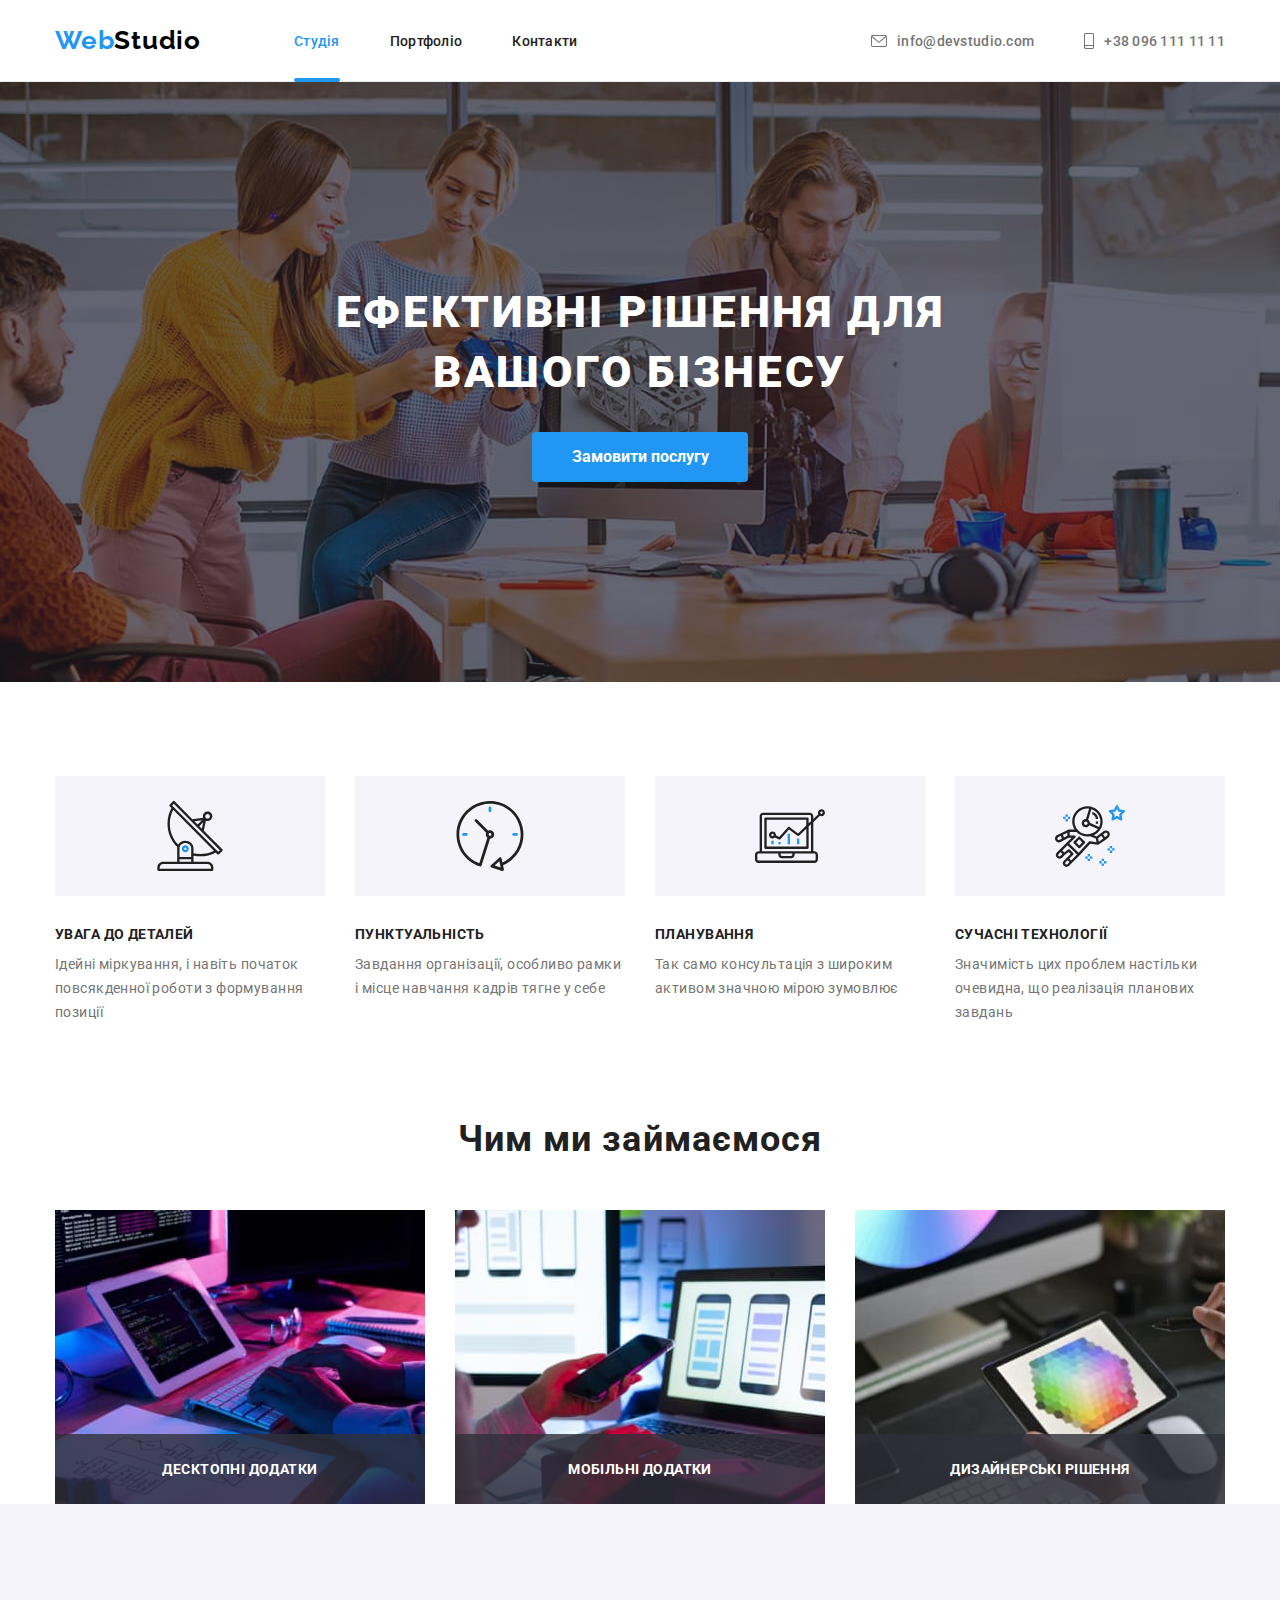
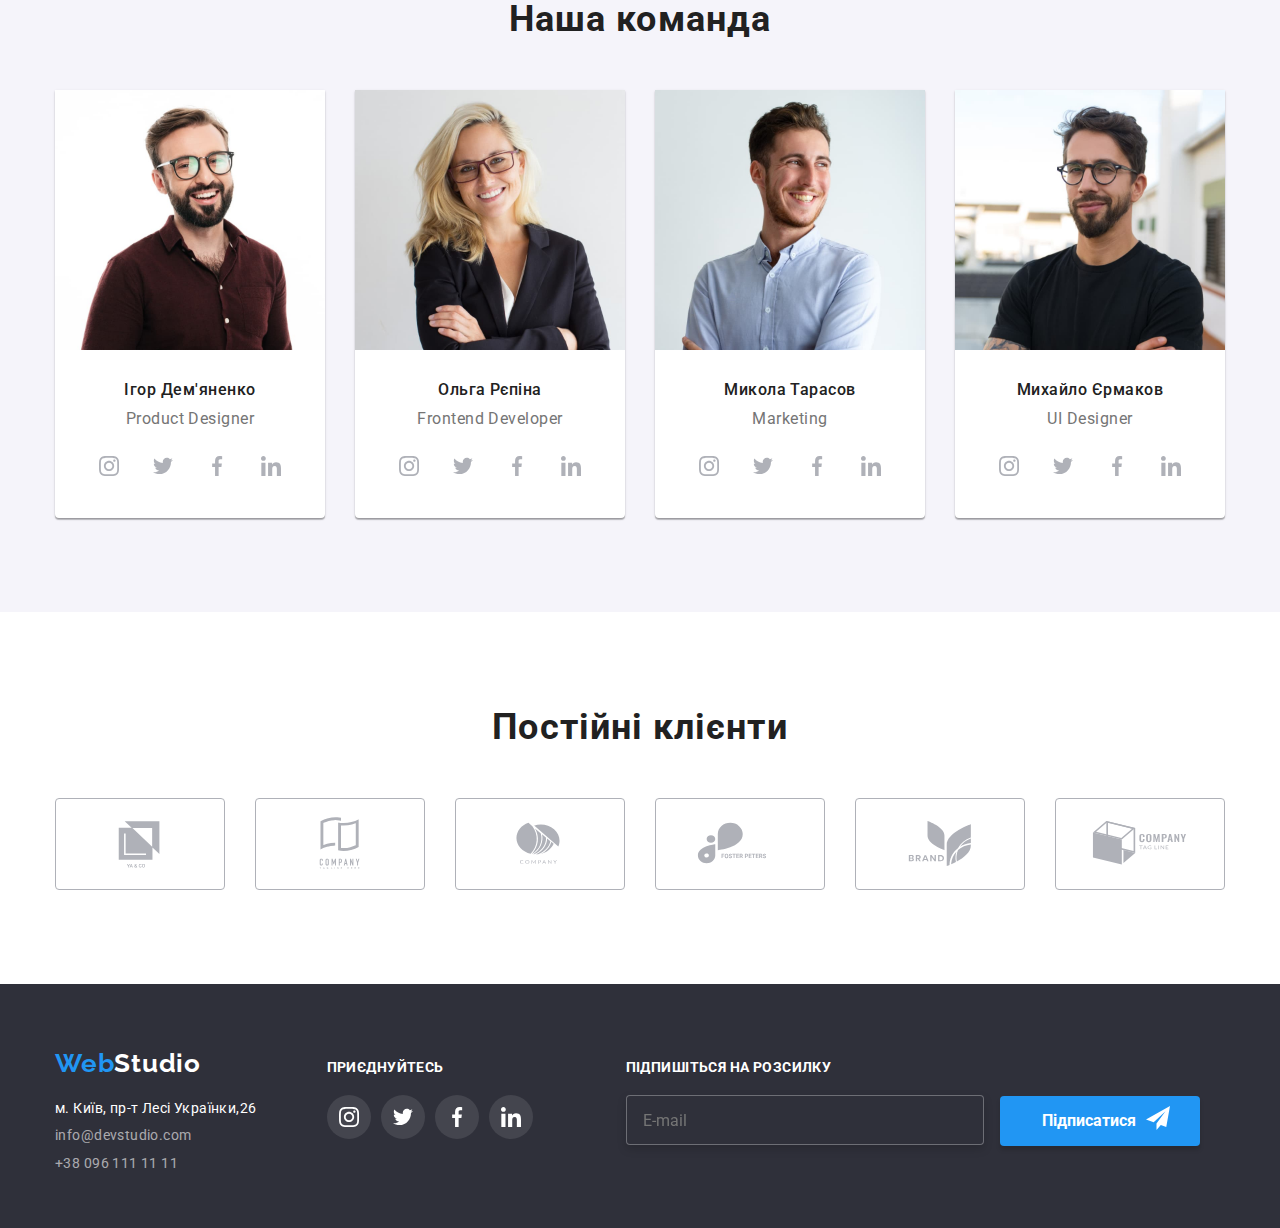
<file: index.html>
<!DOCTYPE html>
<html lang="uk">
<head>
    <meta charset="UTF-8">
    <meta http-equiv="X-UA-Compatible" content="IE=edge">
    <meta name="viewport" content="width=device-width, initial-scale=1.0">
    <title>WebStudio</title>
    <link rel="preconnect" href="https://fonts.googleapis.com">
    <link rel="preconnect" href="https://fonts.gstatic.com" crossorigin>
    <link href="https://fonts.googleapis.com/css2?family=Raleway:wght@700&family=Roboto:wght@400;500;700;900&display=swap" rel="stylesheet">
    <link rel="stylesheet" href="https://cdnjs.cloudflare.com/ajax/libs/modern-normalize/1.1.0/modern-normalize.min.css"> 
    <link rel="stylesheet" href="./css/styles.css">
</head>
<body>
    <!-- Шапка сайта-->
    <header class="header">

    <div class="container contact">
        
    <nav class= "site-nav main-nav" >

        <a class="logo" lang="en" href="/"> <span class="span-logo">Web</span>Studio</a>

    <ul class="nav-list list" >
        <li class="item">
            <a class="nav-link current"  href="" >Студія</a> 
             <!-- <div class="active-line">
                
            </div>   -->
        </li>

        <li class="item">
            <a class="nav-link"  href="./portfolio.html">Портфоліо</a> 
                    
        </li>

        <li class="item">
            <a class="nav-link" href="">Контакти</a>  
        </li>
    </ul>
    
    </nav>
     <ul class="contact-list list">
        <li class="item">
            <a class="contact-mail" href="mailto:info@devstudio.com" >
                 <svg class="marginsvg"width="16" height="12">
                <use href="./images/icons.svg#mail"></use>
            </svg>
        info@devstudio.com 
        </a>
        </li>

        <li class="item">
            <a class="contact-phone" href="tel:+380961111111" >
                <svg class="marginsvg" width="10" height="16">
                <use href="./images/icons.svg#phone"></use>
            </svg>+38 096 111 11 11 
            </a>  
         </li>
    </ul>
    </div>
    </header>

    <main>
        <!-- Герой -->

        <section class="hero">

        <div class="container">

         <h1 class="hero-title title-center">Ефективні рішення для вашого бізнесу</h1>
            <button  class="button" type="button" data-modal-open>Замовити послугу</button>

        </div>

        </section>

        <!-- section1 -->

        <section class="section ">

           <div class="container ">

            <h2 class="visually-hidden">Наші особливості</h2>
            
            <ul class="features list">
            <li class="item">
                <div class="background-icon">
                <svg width="70" height="70">
                    <use href="./images/icons.svg#antenna"></use>
                </svg>
            </div>
             <h3 class="features-title">Увага до деталей</h3>   
             <p class="features-content">
                Ідейні міркування, i навіть початок повсякденної роботи з формування позиції
             </p>
            </li>
            <li class="item">
                <div class="background-icon">
                <svg width="70" height="70">
                    <use href="./images/icons.svg#clock"></use>
                </svg>
            </div>
             <h3 class="features-title">Пунктуальність</h3>  
             <p class="features-content">Завдання організації, особливо рамки і місце навчання кадрів тягне у себе
             </p> 
            </li>

            <li class="item">
                 <div class="background-icon">
                <svg width="70" height="70">
                    <use href="./images/icons.svg#diagram"></use>
                </svg>
            </div>
            <h3 class="features-title">Планування</h3>
            <p class="features-content">Так само консультація з широким активом значною мірою зумовлює
            </p>
            </li>

            
            <li class="item">
            <div class="background-icon">
                <svg width="70" height="70">
                    <use href="./images/icons.svg#astronaut"></use>
                </svg>
            </div>
            <h3 class="features-title">Сучасні технології</h3>
            <p class="features-content">Значимість цих проблем настільки очевидна, що реалізація планових завдань</p>
            </li>

            </ul>

        </div>

        </section>

        <!-- section2 -->

        <section class="galery">

            <div class="container">

                <h2 class="section-title">Чим ми займаємося</h2>

                <ul class="galery list">
                <li class="item galery-item">
                    <img class="picg" src="./images/picture3.jpg" alt="Людина набирає код" width="370">
                    <div class="picture-discription">
                        <h3 class="galery-pic-discription">Десктопні додатки</h3>
                    </div>
                </li>
                    <li class="item galery-item">
                        <img class="picg" src="./images/picture2.jpg" alt="Користувач збирається зчитати код" width="370">
                    <div class="picture-discription">
                        <h3 class="galery-pic-discription">Мобільні додатки</h3>
                    </div>
                </li>
                    <li class="item galery-item"><img class="picg" src="./images/picture1.jpg" alt="Розробник обирає кольорову гаму" width="370">
                    <div class="picture-discription">
                        <h3 class="galery-pic-discription">Дизайнерські рішення</h3>
                    </div>
                </li>
              </ul>  
            </div>             
        </section>
           

        <!-- section3 -->

        <section class="our-team section">

            <div class="container">

                <h2 class="section-title team-title">Наша команда</h2>

                <ul class="list team-flex">
                    <li class="item flex-item">
                    <img class="pic" src="./images/img.jpg" alt="Член команди" width="270">
                    <div class="wrap">
                    <h3 class="team-member">Ігор Дем'яненко</h3>
                    <p class="position">Product Designer</p>
                    <ul class="list icon-flex">
                        <li class="item">
                            <a  class="flexlink" href="https://www.instagram.com/">
                            <svg class="icon">
                                <use href="./images/icons.svg#instagram"></use>
                            </svg>
                            </a>
                        </li>
                        <li class="item">
                            <a class="flexlink" href="">
                             <svg class="icon">
                                <use href="./images/icons.svg#twitter"></use>
                            </svg>
                            </a>
                        </li>
                        <li class="item">
                            <a class="flexlink" href="">
                             <svg class="icon">
                                <use href="./images/icons.svg#facebook"></use>
                            </svg>
                            </a>
                        </li>
                        <li class="item">
                            <a class="flexlink"href="">
                             <svg class="icon">
                                <use href="./images/icons.svg#linkedin"></use>
                            </svg>
                            </a>
                        </li>
                    </ul>
                    </div>
                    </li>

                    <li class="item flex-item">
                    <img class="pic"  src="./images/img1.jpg" alt="Член команди" width="270">
                    <div class="wrap">
                    <h3 class="team-member">Ольга Рєпіна</h3>
                    <p class="position">Frontend Developer</p>
                    <ul class="list icon-flex">
                        <li class="item">
                            <a  class="flexlink" href="https://www.instagram.com/">
                            <svg class="icon">
                                <use href="./images/icons.svg#instagram"></use>
                            </svg>
                            </a>
                        </li>
                        <li class="item">
                            <a class="flexlink" href="">
                             <svg class="icon">
                                <use href="./images/icons.svg#twitter"></use>
                            </svg>
                            </a>
                        </li>
                        <li class="item">
                            <a class="flexlink" href="">
                             <svg class="icon">
                                <use href="./images/icons.svg#facebook"></use>
                            </svg>
                            </a>
                        </li>
                        <li class="item">
                            <a class="flexlink"href="">
                             <svg class="icon">
                                <use href="./images/icons.svg#linkedin"></use>
                            </svg>
                            </a>
                        </li>
                    </ul>
                    </div>
                    </li>

                    <li class="item flex-item">
                    <img class="pic"  src="./images/img2.jpg" alt="Член команди" width="270">
                    <div class="wrap">
                    <h3 class="team-member">Микола Тарасов</h3>
                    <p class="position">Marketing</p>
                    <ul class="list icon-flex">
                        <li class="item">
                            <a  class="flexlink" href="https://www.instagram.com/">
                            <svg class="icon">
                                <use href="./images/icons.svg#instagram"></use>
                            </svg>
                            </a>
                        </li>
                        <li class="item">
                            <a class="flexlink" href="">
                             <svg class="icon">
                                <use href="./images/icons.svg#twitter"></use>
                            </svg>
                            </a>
                        </li>
                        <li class="item">
                            <a class="flexlink" href="">
                             <svg class="icon">
                                <use href="./images/icons.svg#facebook"></use>
                            </svg>
                            </a>
                        </li>
                        <li class="item">
                            <a class="flexlink"href="">
                             <svg class="icon">
                                <use href="./images/icons.svg#linkedin"></use>
                            </svg>
                            </a>
                        </li>
                    </ul>
                    </div>
                    </li>

                    <li class="item flex-item">
                    <img class="pic"  src="./images/img3.jpg" alt="Член команди" width="270">
                    <div class="wrap">
                    <h3 class="team-member">Михайло Єрмаков</h3>
                    <p class="position">UI Designer</p>
                    <ul class="list icon-flex">
                        <li class="item">
                            <a  class="flexlink" href="https://www.instagram.com/">
                            <svg class="icon">
                                <use href="./images/icons.svg#instagram"></use>
                            </svg>
                            </a>
                        </li>
                        <li class="item">
                            <a class="flexlink" href="">
                             <svg class="icon">
                                <use href="./images/icons.svg#twitter"></use>
                            </svg>
                            </a>
                        </li>
                        <li class="item">
                            <a class="flexlink" href="">
                             <svg class="icon">
                                <use href="./images/icons.svg#facebook"></use>
                            </svg>
                            </a>
                        </li>
                        <li class="item">
                            <a class="flexlink"href="">
                             <svg class="icon">
                                <use href="./images/icons.svg#linkedin"></use>
                            </svg>
                            </a>
                        </li>
                    </ul>
                    </div>
                    </li>

                </ul>
            </div>
        </section>

        <!-- client section -->
        <section class="section сlients">
            <div class="container">
            <h2 class="client-title">Постійні клієнти</h2>

            <ul class="list client-icon">
                <li>
                     <a class="background-client">
                <svg width="106" height="60">
                    <use href="./images/icons.svg#Logo"></use>
                </svg>

            </a>
                </li>

                <li>
                     <a class="background-client">
                    <svg width="106" height="60" >
                    <use href="./images/icons.svg#Logo2"></use>
                </svg>
                </a>

            </li>
                <li>
                     <a class="background-client">
                    <svg width="106" height="60">
                    <use href="./images/icons.svg#Logo3"></use>
                </svg>
                </a>

                </li>

                <li>
                     <a class="background-client">
                    <svg width="106" height="60">
                    <use href="./images/icons.svg#Logo4"></use>
                </svg>
                </a>

                </li>

                <li>
                     <a class="background-client">
                  <svg width="106" height="60">
                    <use href="./images/icons.svg#Logo5"></use>
                </svg>  
                </a>

                </li>

                <li>
                <a class="background-client">
                <svg width="106" height="60">
                    <use href="./images/icons.svg#Logo6"></use>
                </svg>
                </a>

                </li>

            </ul>
            </div>
        </section>

        
    </main>
    
<!-- Подвал сайта -->
    <footer class="footer" >
        
    <div class="container footer-container">
    <div>
    <a class="footer-logo" lang="en" href="/"><span class="footer-span">Web</span>Studio </a>

    <address>

        <ul class="list footer-list">
            <li class="item"><a class="address" href="https://goo.gl/maps/CPtrU1FHBa2aNyZL9" target="_blank" rel="noopener noreferrer">м. Київ, пр-т Лесі Українки,26</a></li>
            <li class="item"><a class="footer-mail portfolio-mail" href="mailto:info@devstudio.com">info@devstudio.com </a></li>
            <li class="item"><a class="footer-number portfolio-number" href="tel:+380961111111">+38 096 111 11 11</a></li>
            
        </ul>

     </address>
    </div>

     <div class="social">
        <p class="social-title">ПРИЄДНУЙТЕСЬ</p>
        <ul class="list flex-footer-list">
                        <li class="item">
                            <a  class="social-link" href="https://www.instagram.com/">
                            <svg class="icon footer-icon">
                                <use href="./images/icons.svg#instagram"></use>
                            </svg>
                            </a>
                        </li>
                        <li class="item">
                            <a class="social-link" href="">
                             <svg class="icon footer-icon">
                                <use href="./images/icons.svg#twitter"></use>
                            </svg>
                            </a>
                        </li>
                        <li class="item">
                            <a class="social-link" href="">
                             <svg class="icon footer-icon">
                                <use href="./images/icons.svg#facebook"></use>
                            </svg>
                            </a>
                        </li>
                        <li class="item">
                            <a class="social-link"href="">
                             <svg class="icon footer-icon">
                                <use href="./images/icons.svg#linkedin"></use>
                            </svg>
                            </a>
                        </li>
                    </ul>
             </div>

            <form class="mailing-form">
            <strong class="mailing-title">Підпишіться на розсилку</strong>

            <div class="mailing">
            <label for="mailing-mail"></label>
            <input type="email" class="mailing-input"name="For-email" placeholder="E-mail" id="mailing-mail">
            <button class="mailing-btn" type="submit">Підписатися
                <svg class="mailing-icon">
                    <use href="./images/icons.svg#icon-send"></use>
                </svg>
            </button>
            </div>
            
        </form>
    </div> 

   

    </footer>
    
        <div data-modal class="backdrop is-hidden">
            <div class="modal">
                <button class="modaloff" data-modal-close>
                    <svg class="modal-icon">
                        <use href="./images/icons.svg#close"></use>
                    </svg>
                </button>

                <form  class="form"name="application-form" autocomplete="on">
                    <strong class="form-title">Залиште свої дані, ми вам передзвонимо</strong>
                    <div class="form-group">
                        <label class="form-group-lable" for="name">Ім'я</label>
                        <input class="form-group-input" name="username" type="text" id="name">
                        <svg width="18" height="18" class="form-group-icon">
                            <use href="./images/icons.svg#formperson"></use>
                        </svg>
                    </div>

                    <div class="form-group">
                        <label class="form-group-lable" for="tel">Телефон</label>
                        <input class="form-group-input" name="user-phone"type="tel" id="tel">
                        <svg width="18" height="18" class="form-group-icon">
                            <use href="./images/icons.svg#formphone"></use>
                        </svg>
                    </div>

                    <div class="form-group">
                        <label class="form-group-lable" for="mail">Пошта</label>
                        <input class="form-group-input" name="user-email"type="email" id="mail">
                        <svg width="18" height="18" class="form-group-icon">
                            <use href="./images/icons.svg#formmail"></use>
                        </svg>
                    </div>

                    <div class="form-group">
                        <label class="form-group-lable" for="coment">Коментар</label>
                        <textarea class="form-group-textarea" name="coments" id="coment" rows="5" placeholder="Введіть текст"></textarea>
                    </div>

                    <div class="form-terms">
                        <label class="form-terms-label">
                            <input class="form-terms-input visually-hidden" type="checkbox" value="checkbox" name="contract-terms" id="terms">
                            <svg class="form-terms-icons" width="16" height="15">
                                <use class="icon-unchecked" href="./images/icons.svg#unchecked"></use>
                                <use class="icon-checked" href="./images/icons.svg#checked"></use>
                            </svg>
                            <span class="form-terms-info">Погоджуюся з розсилкою та приймаю<a href="" class="form-terms-link">Умови договору</a></span>
                        </label>
                    </div>
                    <button type="submit" class="form-btn">Відправити</button>
                </form>
               
            </div>
        </div>
    <script src="./js/modal.js"></script>
</body>

</html>
</file>
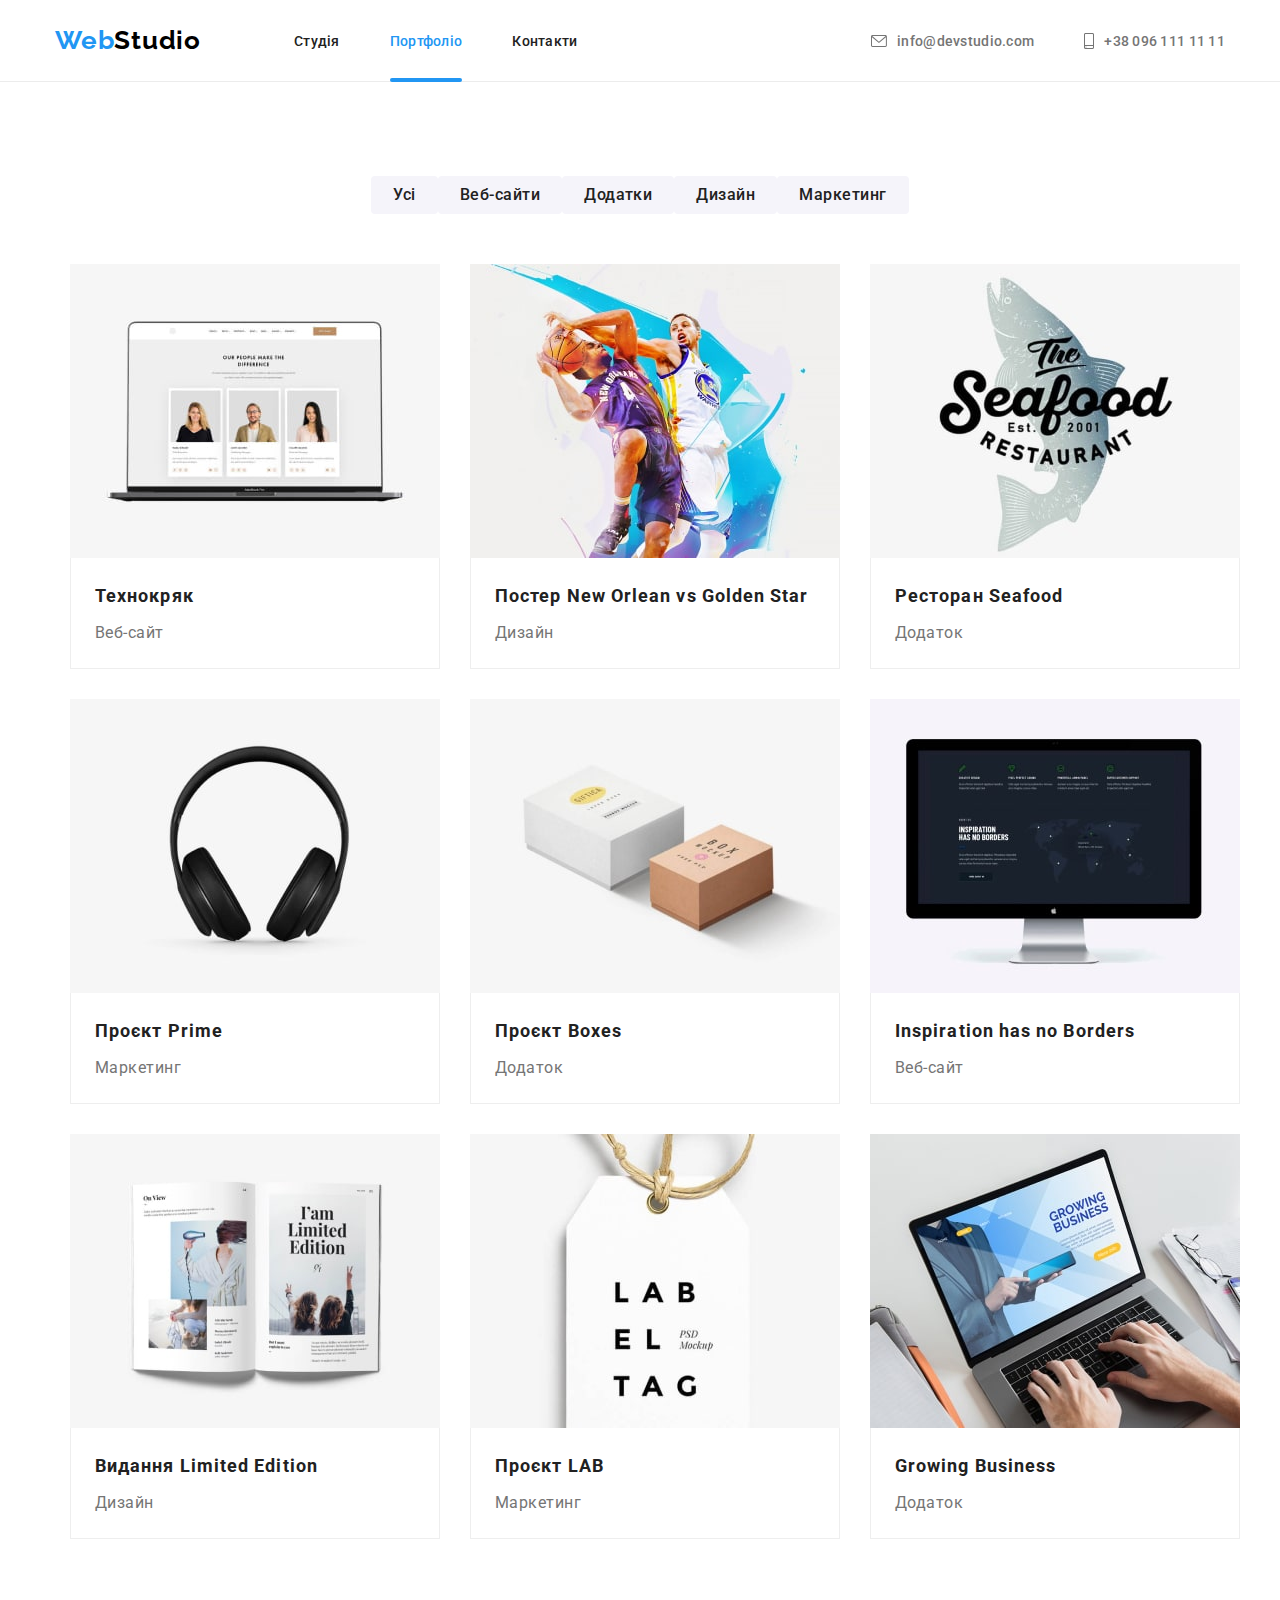
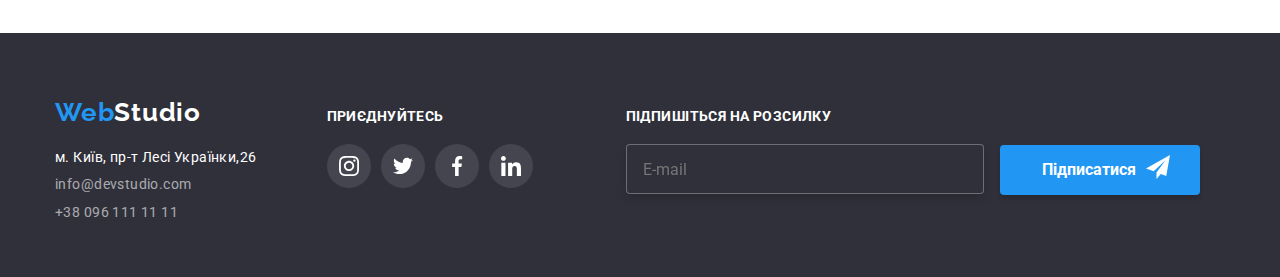
<file: portfolio.html>
<!DOCTYPE html>
<html lang="uk">

<head>
    <meta charset="UTF-8">
    <meta http-equiv="X-UA-Compatible" content="IE=edge">
    <meta name="viewport" content="width=device-width, initial-scale=1.0">
    <title>Portfolio</title>
    <link rel="preconnect" href="https://fonts.googleapis.com">
    <link rel="preconnect" href="https://fonts.gstatic.com" crossorigin>
    <link href="https://fonts.googleapis.com/css2?family=Raleway:wght@700&family=Roboto:wght@400;500;700;900&display=swap" rel="stylesheet">
    <link rel="stylesheet" href="https://cdnjs.cloudflare.com/ajax/libs/modern-normalize/1.1.0/modern-normalize.min.css"> 
    <link rel="stylesheet" href="./css/styles.css">
</head>
<body>
 <!-- Шапка сайта-->
    <header class="header">

    <div class="container contact">
        
    <nav class= "site-nav main-nav" >

        <a class="logo" lang="en" href="/"> <span class="span-logo">Web</span>Studio</a>

  <ul class="nav-list list" >
        <li class="item">
            <a class="nav-link"  href="index.html" >Студія</a>   
        </li>

        <li class="item">
            <a class="nav-link current"  href="">Портфоліо</a>           
        </li>

        <li class="item">
            <a class="nav-link" href="">Контакти</a>  
        </li>
    </ul>
    </nav>
     <ul class="contact-list list">
        <li class="item">
            <a class="contact-mail" href="mailto:info@devstudio.com" >
                 <svg class="marginsvg"width="16" height="12">
                <use href="./images/icons.svg#mail"></use>
            </svg>
        info@devstudio.com 
        </a>
        </li>
        
        <li class="item">
            <a class="contact-phone" href="tel:+380961111111" >
                <svg class="marginsvg" width="10" height="16">
                <use href="./images/icons.svg#phone"></use>
            </svg>+38 096 111 11 11 
            </a>  
         </li>
    </ul>
    </div>
    </header>

<main>
    <section class="portfolio section">

        <div class="container">

    <h1 class="visually-hidden">Приклади робіт</h1>

    <ul class="list flex-portfolio-button">

    <li class="item">
        <button class="portfolio-button" type="button">Усі</button>
    </li>

    <li class="item">
        <button class="portfolio-button" type="button">Веб-сайти</button>
    </li>

    <li class="item">
        <button class="portfolio-button" type="button">Додатки</button>
    </li>

    <li class="item">
        <button class="portfolio-button" type="button">Дизайн</button>
    </li>

    <li class="item">
        <button class="portfolio-button" type="button">Маркетинг</button>
    </li>
 </ul>  
 

 <div class="flex-container">
<ul class="list flex-card" >
    <li class="item">
    <a class="portfolio-link link" href="">
        <div class="overlay">
        <img class="partfolio-img" src="./images/portfolio1.jpg" alt="Ноутбук зі сторінкою магазина" width="370" height="294"> 
        <div class="hoverinfo">
            <p class="info">Ресурс пропонує комплексні пропозиції з різним рівнем функціоналу та сервісів. Все це дозволить відвідувачу отримати вичерпні відомості про компанію чи приватну особу.  
            </p>
        </div>
        </div>
       
        <div class="description">
        <h2 class="portfolio-title">Технокряк</h2>
        <p class="portfolio-content">Веб-сайт</p>
        </div>
    </a>      

    </li>

    <li class="item">
    <a class="portfolio-link link" href="">
        <div class="overlay">
        <img class="partfolio-img"  src="./images/portfolio2.jpg" alt="Гра в баскетбол" width="370" height="294">
        <div class="hoverinfo">
            <p class="info">Ресурс пропонує комплексні пропозиції з різним рівнем функціоналу та сервісів. Все це дозволить відвідувачу
                отримати вичерпні відомості про компанію чи приватну особу.
            </p>
        </div>
        </div>



        <div class="description">
        <h2 class="portfolio-title">Постер New Orlean vs Golden Star</h2>
        <p class="portfolio-content">Дизайн</p>
        </div>
    </a>
    </li>

    <li class="item">
    <a class="portfolio-link link" href="">
        <div class="overlay">
        <img class="partfolio-img" src="./images/portfolio3.jpg" alt="Лого ресторану" width="370" height="294">
        <div class="hoverinfo">
            <p class="info">Ресурс пропонує комплексні пропозиції з різним рівнем функціоналу та сервісів. Все це дозволить відвідувачу
                отримати вичерпні відомості про компанію чи приватну особу.
            </p>
        </div>
        </div>
        <div class="description">
        <h2 class="portfolio-title">Ресторан Seafood</h2>
        <p class="portfolio-content">Додаток</p>
        </div>
    </a>
    </li>

    <li class="item">
    <a class="portfolio-link link" href="">
        <div class="overlay">
        <img class="partfolio-img" src="./images/portfolio4.jpg" alt="Навушники" width="370" height="294">
        <div class="hoverinfo">
            <p class="info">Ресурс пропонує комплексні пропозиції з різним рівнем функціоналу та сервісів. Все це дозволить відвідувачу
                отримати вичерпні відомості про компанію чи приватну особу.
            </p>
        </div>
        </div>
        <div class="description">
        <h2 class="portfolio-title">Проєкт Prime</h2>
        <p class="portfolio-content">Маркетинг</p>
        </div>
    </a>
    </li>

    <li class="item">
    <a class="portfolio-link link" href="">
        <div class="overlay">
        <img class="partfolio-img" src="./images/portfolio5.jpg" alt="Подарункові коробки" width="370" height="294">
        <div class="hoverinfo">
            <p class="info">Ресурс пропонує комплексні пропозиції з різним рівнем функціоналу та сервісів. Все це дозволить відвідувачу
                отримати вичерпні відомості про компанію чи приватну особу.
            </p>
        </div>
        </div>
        <div class="description">
        <h2 class="portfolio-title">Проєкт Boxes</h2>
        <p class="portfolio-content">Додаток</p>
        </div>
    </a>
    </li>

    <li class="item">
    <a class="portfolio-link link" href="">
        <div class="overlay">
        <img class="partfolio-img" src="./images/portfolio6.jpg" alt="Географічний плакат" width="370" height="294">
        <div class="hoverinfo">
            <p class="info">Ресурс пропонує комплексні пропозиції з різним рівнем функціоналу та сервісів. Все це дозволить відвідувачу
                отримати вичерпні відомості про компанію чи приватну особу.
            </p>
        </div>
        </div>
        <div class="description">
        <h2 class="portfolio-title">Inspiration has no Borders</h2>
        <p class="portfolio-content">Веб-сайт</p>
        </div>
    </a>
    </li>

    <li class="item">
    <a class="portfolio-link link" href="">
        <div class="overlay">
        <img class="partfolio-img" src="./images/portfolio7.jpg" alt="Журнал" width="370" height="294">
        <div class="hoverinfo">
            <p class="info">Ресурс пропонує комплексні пропозиції з різним рівнем функціоналу та сервісів. Все це дозволить відвідувачу
                отримати вичерпні відомості про компанію чи приватну особу.
            </p>
        </div>
        </div>
        <div class="description">
        <h2 class="portfolio-title">Видання Limited Edition</h2>
        <p class="portfolio-content">Дизайн</p>
        </div>
    </a>
    </li>

    <li class="item">
    <a class="portfolio-link link" href="">
        <div class="overlay">
        <img class="partfolio-img" src="./images/portfolio8.jpg" alt="Бірка" width="370" height="294">
        <div class="hoverinfo">
            <p class="info">Ресурс пропонує комплексні пропозиції з різним рівнем функціоналу та сервісів. Все це дозволить відвідувачу
                отримати вичерпні відомості про компанію чи приватну особу.
            </p>
        </div>
        </div>
        <div class="description">
        <h2 class="portfolio-title">Проєкт LAB</h2>
        <p class="portfolio-content">Маркетинг</p>
        </div>
    </a>
    </li>

    <li class="item">
    <a class="portfolio-link link" href="">
        <div class="overlay">
        <img class="partfolio-img" src="./images/portfolio9.jpg" alt="Сайт про бізнес" width=370 height=294>
        <div class="hoverinfo">
            <p class="info">Ресурс пропонує комплексні пропозиції з різним рівнем функціоналу та сервісів. Все це дозволить відвідувачу
                отримати вичерпні відомості про компанію чи приватну особу.
            </p>
        </div>
        </div>
        <div class="description">
        <h2 class="portfolio-title">Growing Business</h2>
        <p class="portfolio-content">Додаток</p>
        </div>
    </a>   
    </li>
</ul>
</div>
</div>

</section>
</main>

<!-- Подвал сайта -->
    <footer class="footer" >
        
    <div class="container footer-container">
    <div>
    <a class="footer-logo" lang="en" href="/"><span class="footer-span">Web</span>Studio </a>

    <address>

        <ul class="list footer-list">
            <li class="item"><a class="address" href="https://goo.gl/maps/CPtrU1FHBa2aNyZL9" target="_blank" rel="noopener noreferrer">м. Київ, пр-т Лесі Українки,26</a></li>
            <li class="item"><a class="footer-mail portfolio-mail" href="mailto:info@devstudio.com">info@devstudio.com </a></li>
            <li class="item"><a class="footer-number portfolio-number" href="tel:+380961111111">+38 096 111 11 11</a></li>
            
        </ul>

     </address>
    </div>

     <div class="social">
        <p class="social-title">ПРИЄДНУЙТЕСЬ</p>
        <ul class="list flex-footer-list">
                        <li class="item">
                            <a  class="social-link" href="https://www.instagram.com/">
                            <svg class="icon footer-icon">
                                <use href="./images/icons.svg#instagram"></use>
                            </svg>
                            </a>
                        </li>
                        <li class="item">
                            <a class="social-link" href="">
                             <svg class="icon footer-icon">
                                <use href="./images/icons.svg#twitter"></use>
                            </svg>
                            </a>
                        </li>
                        <li class="item">
                            <a class="social-link" href="">
                             <svg class="icon footer-icon">
                                <use href="./images/icons.svg#facebook"></use>
                            </svg>
                            </a>
                        </li>
                        <li class="item">
                            <a class="social-link"href="">
                             <svg class="icon footer-icon">
                                <use href="./images/icons.svg#linkedin"></use>
                            </svg>
                            </a>
                        </li>
                    </ul>
             </div>
             <form class="mailing-form">
            <strong class="mailing-title">Підпишіться на розсилку</strong>

            <div class="mailing">
            <label for="mailing-mail"></label>
            <input type="email" class="mailing-input"name="For-email" placeholder="E-mail" id="mailing-mail">
            <button class="mailing-btn" type="submit">Підписатися
                <svg class="mailing-icon">
                    <use href="./images/icons.svg#icon-send"></use>
                </svg>
            </button>
            </div>
            
        </form>

    </div> 

    </footer>
</body>
</html>
</file>
<file: css/styles.css>
/*  Основной цвет текста #212121; */
/* вторичный цыет текста  #757575;*/
/* акцент #2196F3;*/
/*  Основной цвет фона  #F5F5F5;*/
/* Вторичный цвета фона #F5F4FA; */

:root{
  /* color */
--primary-text-color:#212121;
--secondary-text-color:#757575;
--accent-text-color:#2196F3;
--primary-bg-color:#F5F5F5;
--secondary-bg-color:#F5F4FA;
--light-color:#FFFFFF;
--hero-footer-bg-color:#2F303A;
--black-logo-color:#000000;

/* font */
--main-font: 'Roboto', sans-serif;
--secondary-font: 'Raleway', sans-serif;
/* animation */
--cubik--:cubic-bezier(0.4, 0, 0.2, 1);
--timing--:250ms;
}
body{
  font-family: 'Roboto', sans-serif; 
  background-color:var(--light-color);
  color: var(--secondary-text-color);
}

.list{
list-style: none;
margin-top: 0;
margin-bottom: 0;
padding-right:0;
padding-left: 0;
}
.link{
  text-decoration: none;

}
/* header */

.header{
color:var(--light-color);
border-bottom: 1px solid #ECECEC;
}
.logo {
  color:var(--black-logo-color);
  font-family: var(--secondary-font);
  text-decoration: none;  
  font-weight:700;
  font-size: 26px;
  line-height:calc(31 / 26);
  letter-spacing: 0.03em;
  padding-top: 25px;
  padding-bottom: 25px;
}
.span-logo{
color:var(--accent-text-color); 
}

/* site nav */
.nav-list{
  display: flex;
  align-items: center;
  margin-left: 93px;
}

.nav-list .item:not(:last-child){
  margin-right: 50px;
}

.site-nav .nav-link{
color: var(--primary-text-color);
}

.contact-list .item + .item{
  margin-left: 50px;
}
.contact-list .item:hover
.contact-list .item:focus{
fill:var(--accent-text-color);
}


.main-nav{
  display: flex;
}

.nav-link{
position: relative;
text-decoration: none;
font-weight: 500;
font-size: 14px;
line-height:calc(16 / 14);
letter-spacing: 0.02em;

display: block;

padding-top: 32px;
padding-bottom: 32px;

transition: color var(--timing--) var(--cubik--);
}



.site-nav .nav-link:hover,
.site-nav .nav-link:focus{
color:var(--accent-text-color);
}

.site-nav .nav-link.current {
  color:var(--accent-text-color);
}

.nav-list .nav-link.current::after{
display: inline-block;
position: absolute;
content: "";
width: 100%;
height: 4px;
left: 0;
bottom:-1px;
background-color: var(--accent-text-color);
border-radius: 2px;
}

.contact-mail{
    color:var(--secondary-text-color); 
    text-decoration: none;
    font-weight: 500;
    font-size: 14px;
    line-height: calc(16 / 14);
    letter-spacing: 0.02em;

    padding-top: 32px;
    padding-bottom: 32px;
    
    display: flex;
    align-items: center;

    transition: color var(--timing--) var(--cubik--);
    
}
.contact-phone{
    color:var(--secondary-text-color);
    text-decoration: none;
    font-weight: 500;
    font-size: 14px;
    line-height: calc(16 / 14);
    letter-spacing: 0.02em;

    padding-top: 32px;
    padding-bottom: 32px;
    display: flex;

    align-items: center;

    transition: color var(--timing--) var(--cubik--);
    
}

.nav-list{
  padding-left: 0;
}
.contact-mail:hover,
.contact-phone:hover{
color:var(--accent-text-color);
}

.contact-mail:focus,
.contact-phone:focus{
  color: var(--accent-text-color);
}
.marginsvg{
  fill:currentColor;
  margin-right: 10px;
}

.contact-list{
display: flex;
justify-content: flex-end;
align-items: flex-start;
margin-left: auto;
fill:var(--secondary-text-color);
}

.contact{
display: flex;
}

/* hero */
.hero{
  background-color:var(--hero-footer-bg-color);
  padding-top: 200px;
  padding-bottom: 200px;

  max-width: 1600px;
  height: 600px;
  margin-left: auto;
  margin-right: auto;

  background:linear-gradient(
    rgba(47, 48, 58, 0.4),
    rgba(47, 48, 58, 0.4)
  ),url(../images/heropic.jpg);

  background-repeat: no-repeat;
  background-position: center;
  background-size: cover;
}

.hero-title{
color: var(--light-color);
font-family:inherit;
font-weight: 900;
font-size: 44px;
line-height:calc(60 / 44);
text-align: center;
letter-spacing: 0.06em;
text-transform: uppercase;
margin: auto;
margin-bottom: 30px;
}
.title-center{
width:696px;
}

.button{
cursor: pointer;
color:var(--light-color);
background-color: var(--accent-text-color);
font-weight: 700;
font-size: 16px;
line-height:calc(30 / 16);

display:block;
width: 216px;
margin: auto;
padding: 10px 32px;
align-items:center;
text-align:center;

border:transparent;
border-radius: 4px;

transition: background-color var(--timing--) var(--cubik--);
}

.button:hover,
.button:focus{
  background-color:#188CE8;
}

/* section1 */
.section{
  padding-top: 94px;
  padding-bottom: 94px;
}
.container{
  width:1200px;
  padding-left:15px;
  padding-right:15px;
  margin: 0 auto;
}

.features{
  display: flex;
  padding-left: 0;
  
}
.features .item{
 width: 270px;
}
.features .item + .item{
 margin-left: 30px;
}
.background-icon{
display: flex;
align-items: center;
justify-content: center;

background: var(--secondary-bg-color);

height: 120px;

margin-bottom: 30px;
}


.section-title{
color: var(--primary-text-color);
font-weight: 700;
font-size: 36px;
line-height: calc(42 / 36);
letter-spacing: 0.03em;
margin-top: 0;
margin-bottom:50px;
text-align: center;
}

.visually-hidden{
position: absolute;
white-space: nowrap;
width: 1px;
height: 1px;
overflow: hidden;
border: 0;
padding: 0;
clip: rect(0 0 0 0);
clip-path: inset(50%);
margin: -1px;
}


.features-title{
color: var(--primary-text-color);
font-weight:700;
font-size: 14px;
line-height:calc(16 / 14);
letter-spacing: 0.03em;
text-transform: uppercase;
margin-top: 0;
margin-bottom: 10px;

}

.features-content{
font-weight: 400;
font-size: 14px;
line-height:calc(24 / 14);
letter-spacing: 0.03em;
margin: 0;
}
/* section2 */
.galery{
  display: flex;
  gap: 30px;
}

.picg{
  display: block;
  max-width: 100%;
}

.galery-item{
  position: relative;
}
.picture-discription{
  position: absolute;

  bottom: 0;
  left: 0;

  width: 100%;
  height: 70px;

  display: flex;
  justify-content: center;
  align-items: center;

  background-color:rgba(47, 48, 58, 0.8);
}

.galery-pic-discription{
  margin: 0;
  color: var(--light-color);
  font-weight: 700;
  font-size: 14px;
  line-height: 16px;
  text-align: center;
  letter-spacing: 0.03em;
  text-transform: uppercase;
}

/* section3 */
.our-team {
  background-color: var(--secondary-bg-color);
  display: block;
}
.team-flex{
  display: flex;
}

.team-flex .flex-item{
background-color: var(--light-color);
box-shadow: 0px 1px 3px rgba(0, 0, 0, 0.12), 0px 1px 1px rgba(0, 0, 0, 0.14), 0px 2px 1px rgba(0, 0, 0, 0.2);
border-radius: 0px 0px 4px 4px;
}

.team-flex .flex-item:not(:last-child){
  margin-right: 30px;
}
.wrap{
padding-top: 30px;
padding-bottom: 30px;
}
.team-member{
color: var(--primary-text-color);
font-weight: 500;
font-size: 16px;
line-height:calc(19 / 16);
text-align: center;
letter-spacing: 0.03em;
margin-top: 0;
margin-bottom: 10px;
}
.pic{
  display: block;
  max-width: 100%;
}

.position{
font-weight: 400;
font-size: 16px;
line-height:calc(19 / 16);
text-align: center;
letter-spacing: 0.03em;
margin: 0;
margin-bottom: 16px;
}
.icon-flex{
  display: flex;
  align-items: center;
  justify-content: center;
  gap: 10px;
}

.flexlink{
  display: flex;
  align-items: center;
  justify-content: center;
  padding: 0;
  border: none;
  width: 44px;
  height: 44px;
  border-radius: 50%;
  color: #AFB1B8;
  background-color: var(--light-color);

  transition: color var(--timing--) var(--cubik--),
  background-color var(--timing--) var(--cubik--);
}

.flexlink:hover{
color: #FFFFFF;
background-color: var(--accent-text-color);
}

.flexlink:focus{
color: #FFFFFF;
background-color: var(--accent-text-color);
}

.icon{
  width: 20px;
  height: 20px;
  fill :currentColor;
}


/* client section */
.client-title{
color: var(--primary-text-color);
font-weight: 700;
font-size: 36px;
line-height: calc(42 / 36);
letter-spacing: 0.03em;
margin-top: 0;
margin-bottom: 50px;
text-align: center;
}

.background-client{
display: flex;
align-items: center;
justify-content: center;
background-color: var(--light-color);
width: 170px;
height: 92px;
fill: #AFB1B8;
border: 1px solid #AFB1B8;
border-radius: 4px;

transition: fill var(--timing--) var(--cubik--);
}

.background-client:hover{
fill: var(--accent-text-color);
border: 1px solid rgba(33, 150, 243, 1);
}

.background-client:focus{
fill: var(--accent-text-color);
border: 1px solid rgba(33, 150, 243, 1);
}

.client-icon{
  display: flex;
  align-items: center;
  justify-content: center;
  gap: 30px;
}



/* modal */

.backdrop{
  position: fixed;
  top: 0;
  left: 0;
  width: 100%;
  height: 100%;

  background-color: rgba(0, 0, 0, 0.2);
  opacity: 1;
  transition: opacity var(--timing--) var(--cubik--);

}
.backdrop.is-hidden{
  opacity: 0;
  pointer-events: none;
  visibility:hidden;
}
.backdrop.is-hidden .modal{
  transform: scale(0.5);
}

.modal{
  width: 528px;
  height: 581px;

  position: absolute;
  left: 50%;
  top: 50%;
  transform: translate(-50%, -50%) scale(1);

  background-color:var(--light-color);
  box-shadow: 0px 1px 3px rgba(0, 0, 0, 0.12), 0px 1px 1px rgba(0, 0, 0, 0.14), 0px 2px 1px rgba(0, 0, 0, 0.2);
  border-radius: 4px;
  transition: transform var(--timing--) var(--cubik--);
  
}

.modaloff{
  position: absolute;
  top: 8px;
  right: 8px;

  width: 30px;
  height: 30px;

  display: flex;
  align-items: center;
  justify-content: center;

  padding: 0;
  border-radius: 50%;
  border: 1px solid rgba(0, 0, 0, 0.1);

  cursor: pointer;

  transition: fill var(--timing--) var(--cubik--);

}

.modaloff:hover{
  fill: var(--accent-text-color);
}

.modal-icon{
  width: 18px;
  height: 18px;
}
.application-form{
  display: block;
}

.form{
  margin-top: 44px;
  margin-left: 40px;
  margin-right: 40px;
}
.form-title{
  display: block;
  text-align: center;

  color: var(--primary-text-color);

  font-weight: 700;
  font-size: 20px;
  line-height: 23px;
  letter-spacing: 0.03em;

  margin-bottom: 12px;
}
.form-group {
  position: relative;
  display: flex;
  flex-direction: column;
  margin-bottom: 10px;
}
.form-group-lable {
  margin-bottom: 4px;
  color: var(--secondary-text-color);
}

.form-group-input {
  height: 40px;
  border: 1px solid rgba(33, 33, 33, 0.2);
  border-radius: 4px;
  outline: none;

  padding-left: 42px;
  padding-right: 42px;

  transition: border var(--timing--) var(--cubik--);
}

.form-group-input:hover,
.form-group-input:focus{
  border-color: var(--accent-text-color);
}

.form-group-textarea{
  height: 120px;
  border: 1px solid rgba(33, 33, 33, 0.2);
  border-radius: 4px;
  outline: none;
  padding-left: 16px;
  padding-top: 12px;


}
.form-group-textarea:hover{
  border-color: var(--accent-text-color);
}

.form-group:hover .form-group-icon{
 fill: var(--accent-text-color);
}

.form-group-icon {
  position: absolute;
  bottom: 11px;
  left: 12px;

  transition: fill var(--timing--) var(--cubik--);
}

textarea{
  resize: none;
}

textarea::placeholder-shown { 
  color: rgba(117, 117, 117, 0.502);
  padding-top: 12px;
  padding-left: 16px;
}

.form-terms{
  display: block;
}

.form-terms-label{
  margin-bottom: 4px;
  color: var(--secondary-text-color);
}

.form-terms-info{
display: inline-block;
color: var(--secondary-text-color);
margin-bottom: 30px;
user-select: none;
}



.form-terms-input:checked+.form-terms-icons .icon-unchecked {
  opacity: 0;
}

.icon-unchecked {
 opacity: 1;
 transition: opacity var(--timing--) var(--cubik--);
}

.form-terms-input:checked + .form-terms-icons .icon-checked{
  opacity: 1;
}

.icon-checked{
  opacity: 0;
  transition: opacity var(--timing--) var(--cubik--);
}




.form-terms-link{
color: var(--accent-text-color);
}

.form-btn{
  cursor: pointer;
  color: var(--light-color);
  background-color: var(--accent-text-color);
  font-weight: 700;
  font-size: 16px;
  line-height: calc(30 / 16);
  
  display: block;
  width: 200px;
  margin: auto;
  padding: 10px 32px;
  align-items: center;
  text-align: center;
  
  box-shadow: 0px 4px 4px rgba(0, 0, 0, 0.15);
  border: transparent;
  border-radius: 4px;
}
/* footer */
.footer {
background-color:var(--hero-footer-bg-color);
padding-top: 64px;
padding-bottom: 56px;
}

.footer-logo{
  color:var(--light-color);
  font-family: var(--secondary-font);
  text-decoration: none;  
  font-weight:700;
  font-size: 26px;
  line-height:calc(31 / 26);
  letter-spacing: 0.03em;
  display: inline-block;
  margin-bottom: 20px;
}

.footer-span{
  color:var(--accent-text-color);
}

.address{
color: var(--light-color);
font-style: normal;
font-size: 14px;
text-decoration: none;
letter-spacing: 0.03em;
display: inline-block;

transition: color var(--timing--) var(--cubik--);
}

.address:hover,
.address:focus{
  color:var(--accent-text-color);
}

.footer-mail,.footer-number{
color:rgba(255, 255, 255, 0.6);
font-style: normal;
font-size:14px;
letter-spacing: 0.03em;
text-decoration: none;
display: inline-block;
transition: color var(--timing--) var(--cubik--);
}

.footer-list .item:not(:last-child){
  margin-bottom: 9px;
}


.footer-number:hover,
.footer-number:focus{
  color:var(--accent-text-color);
}

.footer-mail:hover,
.footer-mail:focus{
  color:var(--accent-text-color);
}
.contact{
  align-items: center;
}




/* portfolio */

/* section */

.portfolio-button{
cursor: pointer;
color: var(--primary-text-color);
background-color:var(--secondary-bg-color);
font-family: inherit;
font-weight: 500;
font-size: 16px;
line-height:calc(26 / 16);
letter-spacing: 0.03em;

display:block;
padding: 6px 22px;
text-align:center;
border:transparent;
border-radius: 4px;

transition: color var(--timing--) var(--cubik--),
background-color var(--timing--) var(--cubik--),
color var(--timing--) var(--cubik--),
box-shadow var(--timing--) var(--cubik--);


}

.portfolio-button :nth-child(1){
  width: 73px;
  margin-right: 8px;
  padding:6px 25px;
}

.portfolio-button:nth-child(2){
width: 125px;
}

.portfolio-button :nth-child(3){
  width: 112px;
}
.portfolio-button:nth-child(4){
width: 103px;
}
.portfolio-button :nth-child(5){
  width: 130px;
}

.portfolio-button:hover,
.portfolio-button:focus{
  background-color:var(--accent-text-color);

  color:var(--light-color);
  box-shadow: 0px 4px 4px 0px rgba(0, 0, 0, 0.25);
}



.flex-portfolio-button{
  display: flex;
  justify-content: center;
  margin-bottom: 50px;
}



.partfolio-img{
display: block;
margin-top: 0;
max-width: 100%;
}



.portfolio-title{
color:var(--primary-text-color);
font-weight: 700;
font-size: 18px;
line-height:calc(36 / 18);
letter-spacing: 0.06em;

margin-top: 0;
margin-bottom: 4px;
}

.portfolio-content{
color: var(--secondary-text-color);

font-size: 16px;
line-height:calc(30 / 16);
letter-spacing: 0.03em;

margin-top: 0;
margin-bottom: 0;
}

.overlay{
  overflow: hidden;
  position: relative;
}

.hoverinfo{
  position: absolute;
  top:0;
  left: 0;

  width: 100%;
  height: 100%;

  padding-left: 24px;
  padding-right: 24px;

  display: flex;
  justify-content: center;
  align-items: center;

  background-color: rgba(33, 150, 243, 0.9);
  
  color: var(--light-color);
  font-weight: 400;
  font-size: 18px;
  line-height: 28px;
  letter-spacing: 0.03em;

  transform: translateY(101%);

  transition-property: transform, opacity;
  transition-duration: 250ms;
  transition-timing-function: cubic-bezier(0.4, 0, 0.2, 1);

  
  /* transition: color var(--timing--) var(--cubik--),
  opacity var(--timing--) var(--cubik--);
  
  ОСЬ ТАКИЙ ВАРІАНТ ЧОМУСЬ НЕ ПРАЦЮЄ */
  
  opacity: 0;
}

.hoverinfo .info{
  position: absolute;
  padding-left: 24px;
  padding-right: 24px;
}

.portfolio-link:hover .hoverinfo{
transform: translateY(0);
opacity: 1;

}

.flex-container{
width: 1200px;
padding-right: 15px;
padding-left:  15px;
margin-left: auto;
margin-right: auto;
}

.flex-card{
display: flex;
flex-wrap: wrap;
gap: 30px;
}

.flex-card .item{
width: calc((100% - 60px) / 3);
margin-bottom: 0;
}

.portfolio-link{
  display: block;
  transition: box-shadow var(--timing--) var(--cubik--);
}

.portfolio-link:hover,
.portfolio-link:focus{
box-shadow: 0px 1px 1px rgba(0, 0, 0, 0.12), 0px 4px 4px rgba(0, 0, 0, 0.06), 1px 4px 6px rgba(0, 0, 0, 0.16); 

}

.flex-card .item:nth-child(3n){
margin-right: 0;
}
/* .flex-portfolio-button .item{
margin-right: 8px;
padding: 6px 22px;
} */
.flex-portfolio-button .item:last-child{
margin-right: 0;
}
.description{
  padding-top: 20px;
  padding-bottom: 20px;
  padding-right: 24px;
  padding-left: 24px;

  border-right-width: 1px;
  border-right-style: solid;
  border-right-color:#EEEEEE;

  
  border-bottom-width: 1px;
  border-bottom-style: solid;
  border-bottom-color: #EEEEEE;

  
  border-left-width: 1px;
  border-left-style: solid;
  border-left-color: #EEEEEE;

}
.footer-container{
  display: flex;
  align-items: baseline;
}
.social{
  display: flex;
  flex-direction: column;
  margin-left: 70px;
}
.social-title{
color:rgba(255, 255, 255, 1);
font-weight: 700;
font-size: 14px;
line-height:calc(16 / 14);
letter-spacing: 0.03em;
margin-top: 0;
margin-bottom: 20px;
}

.flex-footer-list{
  display: flex;
  gap: 10px;
}

.social-link{
  display: flex;
  align-items: center;
  justify-content: center;
  border: none;
  width: 44px;
  height: 44px;
  border-radius: 50%;
  color: var(--light-color);
  background-color:rgba(255, 255, 255, 0.1);
  fill: var(--light-color);

  transition: background-color var(--timing--) var(--cubik--);
}
.social-link:hover,
.social-link:focus{
background-color: var(--accent-text-color);
}

.footer-icon{
  color:var(--light-color);
}

.mailing-form{
 margin-left: 93px;
}

.mailing-title{
  display: block;
  color: var(--light-color);
  font-weight: 700;
  font-size: 14px;
  line-height: 16px;
  letter-spacing: 0.03em;
  text-transform: uppercase;

  margin-bottom: 20px;
}

.mailing-input{
  width: 358px;
  height: 50px;
  background-color: var(--hero-footer-bg-color);
  border: 1px solid rgba(255, 255, 255, 0.3);
  filter: drop-shadow(0px 4px 4px rgba(0, 0, 0, 0.15));
  border-radius: 4px;
  padding-left: 16px;
  outline: none;
}

.mailing-input::placeholder-shown{
 padding-left: 16px;
 padding-top: 15px;
 padding-bottom: 15px;
}

.mailing-btn{
  position: relative;
  cursor: pointer;
  color: var(--light-color);
  background-color: var(--accent-text-color);
  font-weight: 700;
  font-size: 16px;
  line-height: calc(30 / 16);

  width: 200px;
  height: 50px;

  margin-left: 12px;
  padding-right: 28px;
  align-items: center;
  justify-content: center;
  
  
  
  box-shadow: 0px 4px 4px rgba(0, 0, 0, 0.15);
  border: transparent;
  border-radius: 4px;

  
}

.mailing-icon{
  position: absolute;
  top: 10px;
  margin-left: 10px;
  width: 24px;
  height: 24px;

  justify-content: baseline;
}
</file>
